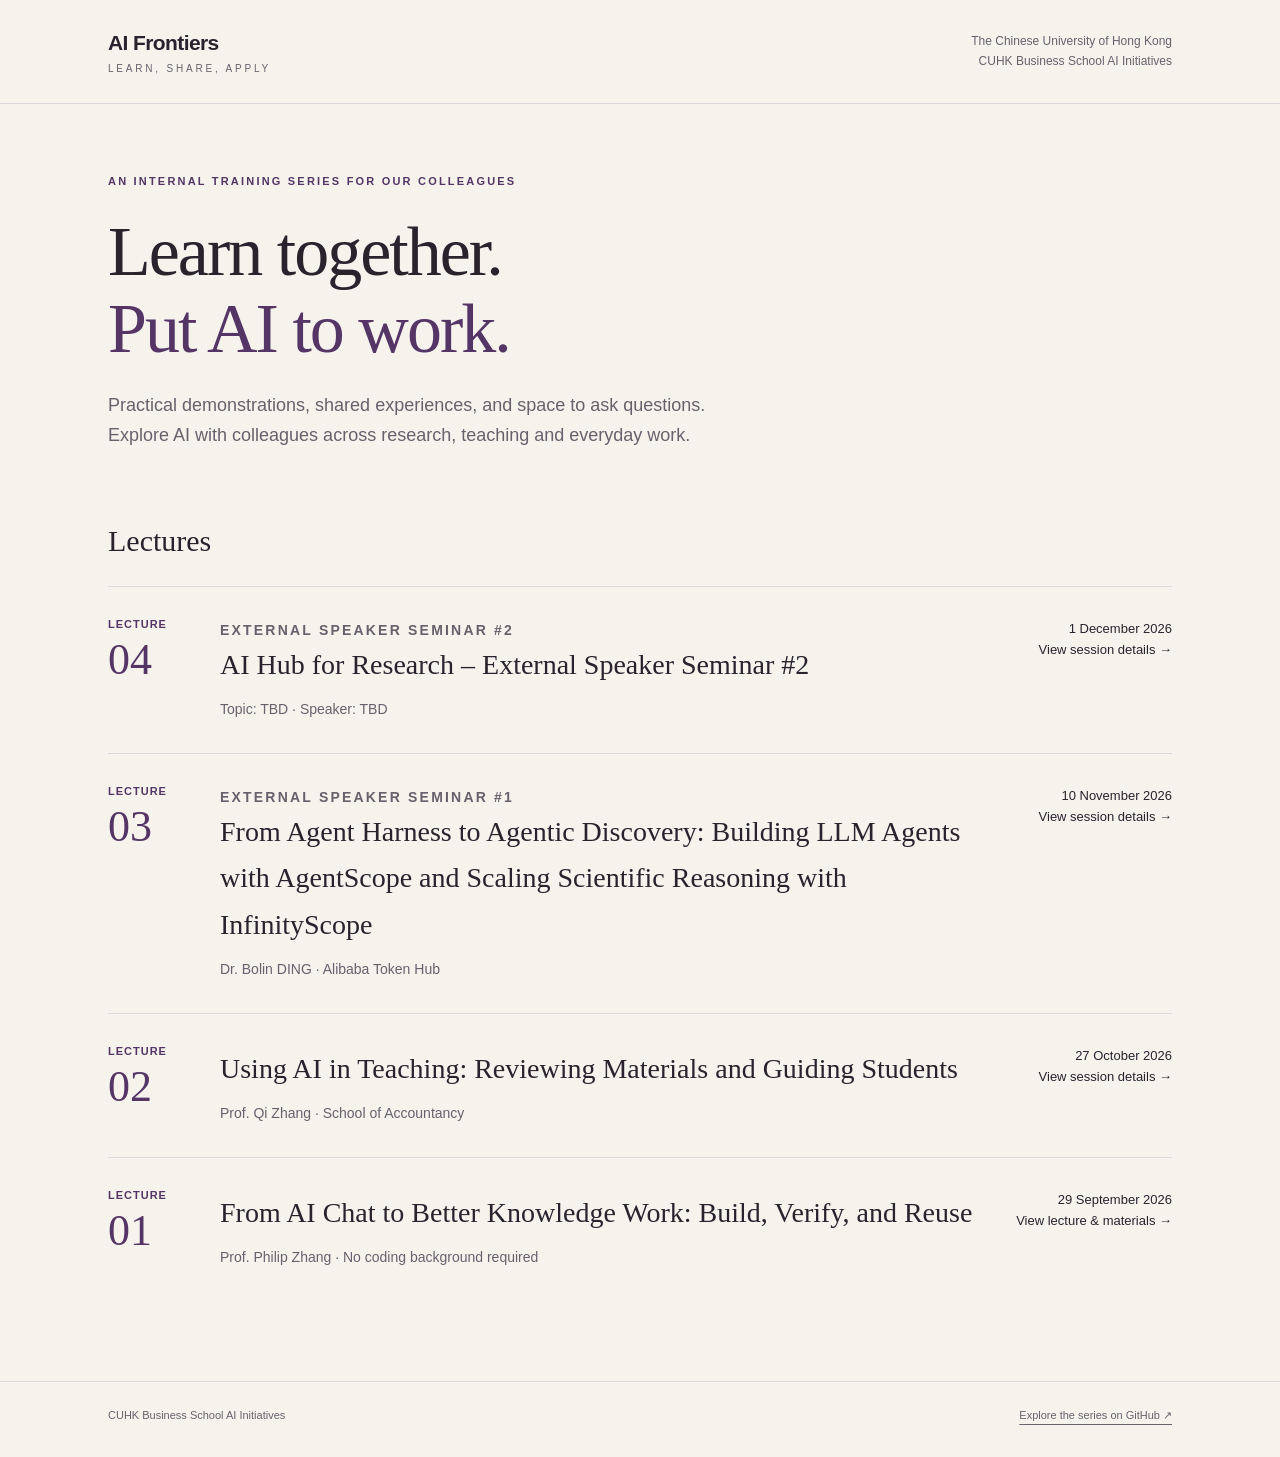
<file: docs/index.html>
<!doctype html>
<html lang="en"><head><meta charset="utf-8"><meta name="viewport" content="width=device-width, initial-scale=1"><title>Learn, Share, Apply · AI Frontiers</title><meta name="description" content="AI Frontiers by CUHK Business School AI Initiatives — learn, share and apply AI in research, teaching and everyday work."><link rel="stylesheet" href="style.css?v=20260930-layout"></head><body><a class="skip" href="#main">Skip to content</a><header><div class="wrap masthead"><a class="brand" href="index.html">AI Frontiers<span>Learn, Share, Apply</span></a><div class="institution">The Chinese University of Hong Kong<br>CUHK Business School AI Initiatives</div></div></header><main id="main" class="wrap"><section class="hero"><div class="eyebrow">An Internal Training Series for Our Colleagues</div><h1>Learn together.<br><em>Put AI to work.</em></h1><p class="intro">Practical demonstrations, shared experiences, and space to ask questions. Explore AI with colleagues across research, teaching and everyday work.</p></section><section class="listing" aria-labelledby="sessions"><h2 id="sessions">Lectures</h2><a class="session" href="events/2026-12-01-external-speaker-seminar-2.html"><span class="number"><span class="number-label">Lecture</span><strong>04</strong></span><div><p class="eyebrow">External Speaker Seminar #2</p><h2>AI Hub for Research – External Speaker Seminar #2</h2><p>Topic: TBD · Speaker: TBD</p></div><time datetime="2026-12-01">1 December 2026<br>View session details →</time></a><a class="session" href="events/2026-11-10-agentic-discovery.html"><span class="number"><span class="number-label">Lecture</span><strong>03</strong></span><div><p class="eyebrow">External Speaker Seminar #1</p><h2>From Agent Harness to Agentic Discovery: Building LLM Agents with AgentScope and Scaling Scientific Reasoning with InfinityScope</h2><p>Dr. Bolin DING · Alibaba Token Hub</p></div><time datetime="2026-11-10">10 November 2026<br>View session details →</time></a><a class="session" href="events/2026-10-27-ai-in-teaching.html"><span class="number"><span class="number-label">Lecture</span><strong>02</strong></span><div><h2>Using AI in Teaching: Reviewing Materials and Guiding Students</h2><p>Prof. Qi Zhang · School of Accountancy</p></div><time datetime="2026-10-27">27 October 2026<br>View session details →</time></a><a class="session" href="events/2026-09-29-build-verify-reuse.html"><span class="number"><span class="number-label">Lecture</span><strong>01</strong></span><div><h2>From AI Chat to Better Knowledge Work: Build, Verify, and Reuse</h2><p>Prof. Philip Zhang · No coding background required</p></div><time datetime="2026-09-29">29 September 2026<br>View lecture &amp; materials →</time></a></section></main><footer><div class="wrap foot"><span>CUHK Business School AI Initiatives</span><a href="https://github.com/CUHK-Business-School-AI-Hub/AI-Frontiers-Learn-Share-and-Apply">Explore the series on GitHub ↗</a></div></footer></body></html>
</file>
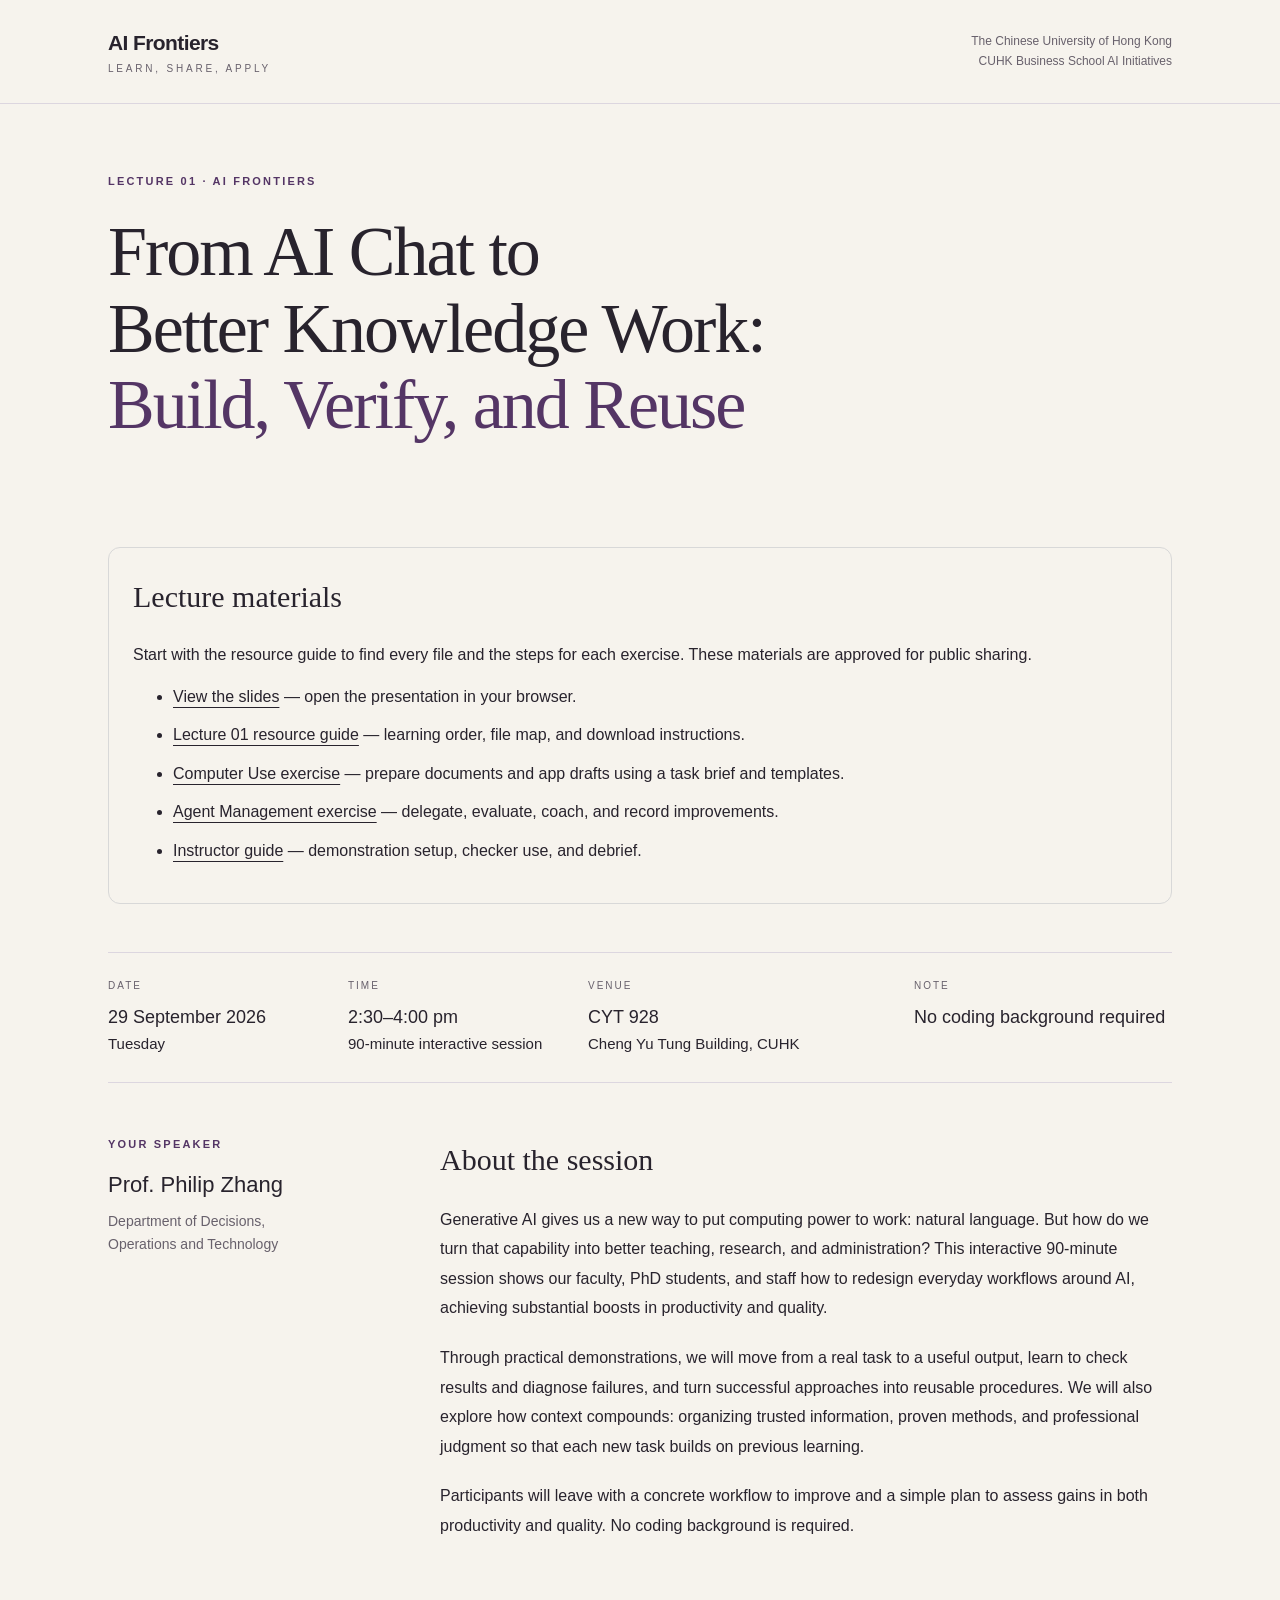
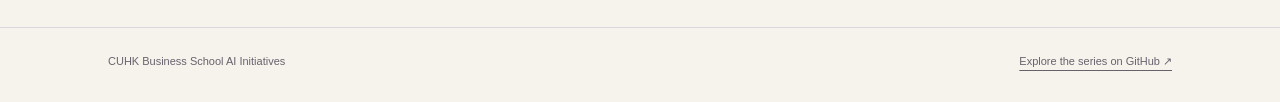
<file: docs/events/2026-09-29-build-verify-reuse.html>
<!doctype html>
<html lang="en"><head><meta charset="utf-8"><meta name="viewport" content="width=device-width, initial-scale=1"><title>From AI Chat to Better Knowledge Work · AI Frontiers</title><meta name="description" content="AI Frontiers by CUHK Business School AI Initiatives — learn, share and apply AI in research, teaching and everyday work."><link rel="stylesheet" href="../style.css?v=20260930-layout"></head><body><a class="skip" href="#main">Skip to content</a><header><div class="wrap masthead"><a class="brand" href="../index.html">AI Frontiers<span>Learn, Share, Apply</span></a><div class="institution">The Chinese University of Hong Kong<br>CUHK Business School AI Initiatives</div></div></header><main id="main" class="wrap"><section class="hero"><div class="eyebrow">Lecture 01 · AI Frontiers</div><h1>From AI Chat to<br>Better Knowledge Work:<br><em>Build, Verify, and Reuse</em></h1></section><section class="resources" aria-labelledby="resources"><h2 id="resources">Lecture materials</h2><p>Start with the resource guide to find every file and the steps for each exercise. These materials are approved for public sharing.</p><ul><li><a href="../lectures/lecture-01-build-verify-reuse/slides.html">View the slides</a> — open the presentation in your browser.</li><li><a href="https://github.com/CUHK-Business-School-AI-Hub/AI-Frontiers-Learn-Share-and-Apply/blob/main/lectures/lecture-01-build-verify-reuse/README.md">Lecture 01 resource guide</a> — learning order, file map, and download instructions.</li><li><a href="https://github.com/CUHK-Business-School-AI-Hub/AI-Frontiers-Learn-Share-and-Apply/blob/main/lectures/lecture-01-build-verify-reuse/computer-use/README.md">Computer Use exercise</a> — prepare documents and app drafts using a task brief and templates.</li><li><a href="https://github.com/CUHK-Business-School-AI-Hub/AI-Frontiers-Learn-Share-and-Apply/blob/main/lectures/lecture-01-build-verify-reuse/agent-management/README.md">Agent Management exercise</a> — delegate, evaluate, coach, and record improvements.</li><li><a href="https://github.com/CUHK-Business-School-AI-Hub/AI-Frontiers-Learn-Share-and-Apply/blob/main/lectures/lecture-01-build-verify-reuse/agent-management/instructor-guide.md">Instructor guide</a> — demonstration setup, checker use, and debrief.</li></ul></section><dl class="details"><div><dt>Date</dt><dd><strong>29 September 2026</strong><br>Tuesday</dd></div><div><dt>Time</dt><dd><strong>2:30–4:00 pm</strong><br>90-minute interactive session</dd></div><div><dt>Venue</dt><dd><strong>CYT 928</strong><br>Cheng Yu Tung Building, CUHK</dd></div><div><dt>Note</dt><dd><strong>No coding background required</strong></dd></div></dl><div class="content"><aside><div class="eyebrow">Your speaker</div><p class="speaker">Prof. Philip Zhang</p><p class="affiliation">Department of Decisions,<br>Operations and Technology</p></aside><article class="abstract"><h2>About the session</h2><p>Generative AI gives us a new way to put computing power to work: natural language. But how do we turn that capability into better teaching, research, and administration? This interactive 90-minute session shows our faculty, PhD students, and staff how to redesign everyday workflows around AI, achieving substantial boosts in productivity and quality.</p><p>Through practical demonstrations, we will move from a real task to a useful output, learn to check results and diagnose failures, and turn successful approaches into reusable procedures. We will also explore how context compounds: organizing trusted information, proven methods, and professional judgment so that each new task builds on previous learning.</p><p>Participants will leave with a concrete workflow to improve and a simple plan to assess gains in both productivity and quality. No coding background is required.</p></article></div></main><footer><div class="wrap foot"><span>CUHK Business School AI Initiatives</span><a href="https://github.com/CUHK-Business-School-AI-Hub/AI-Frontiers-Learn-Share-and-Apply">Explore the series on GitHub ↗</a></div></footer></body></html>
</file>
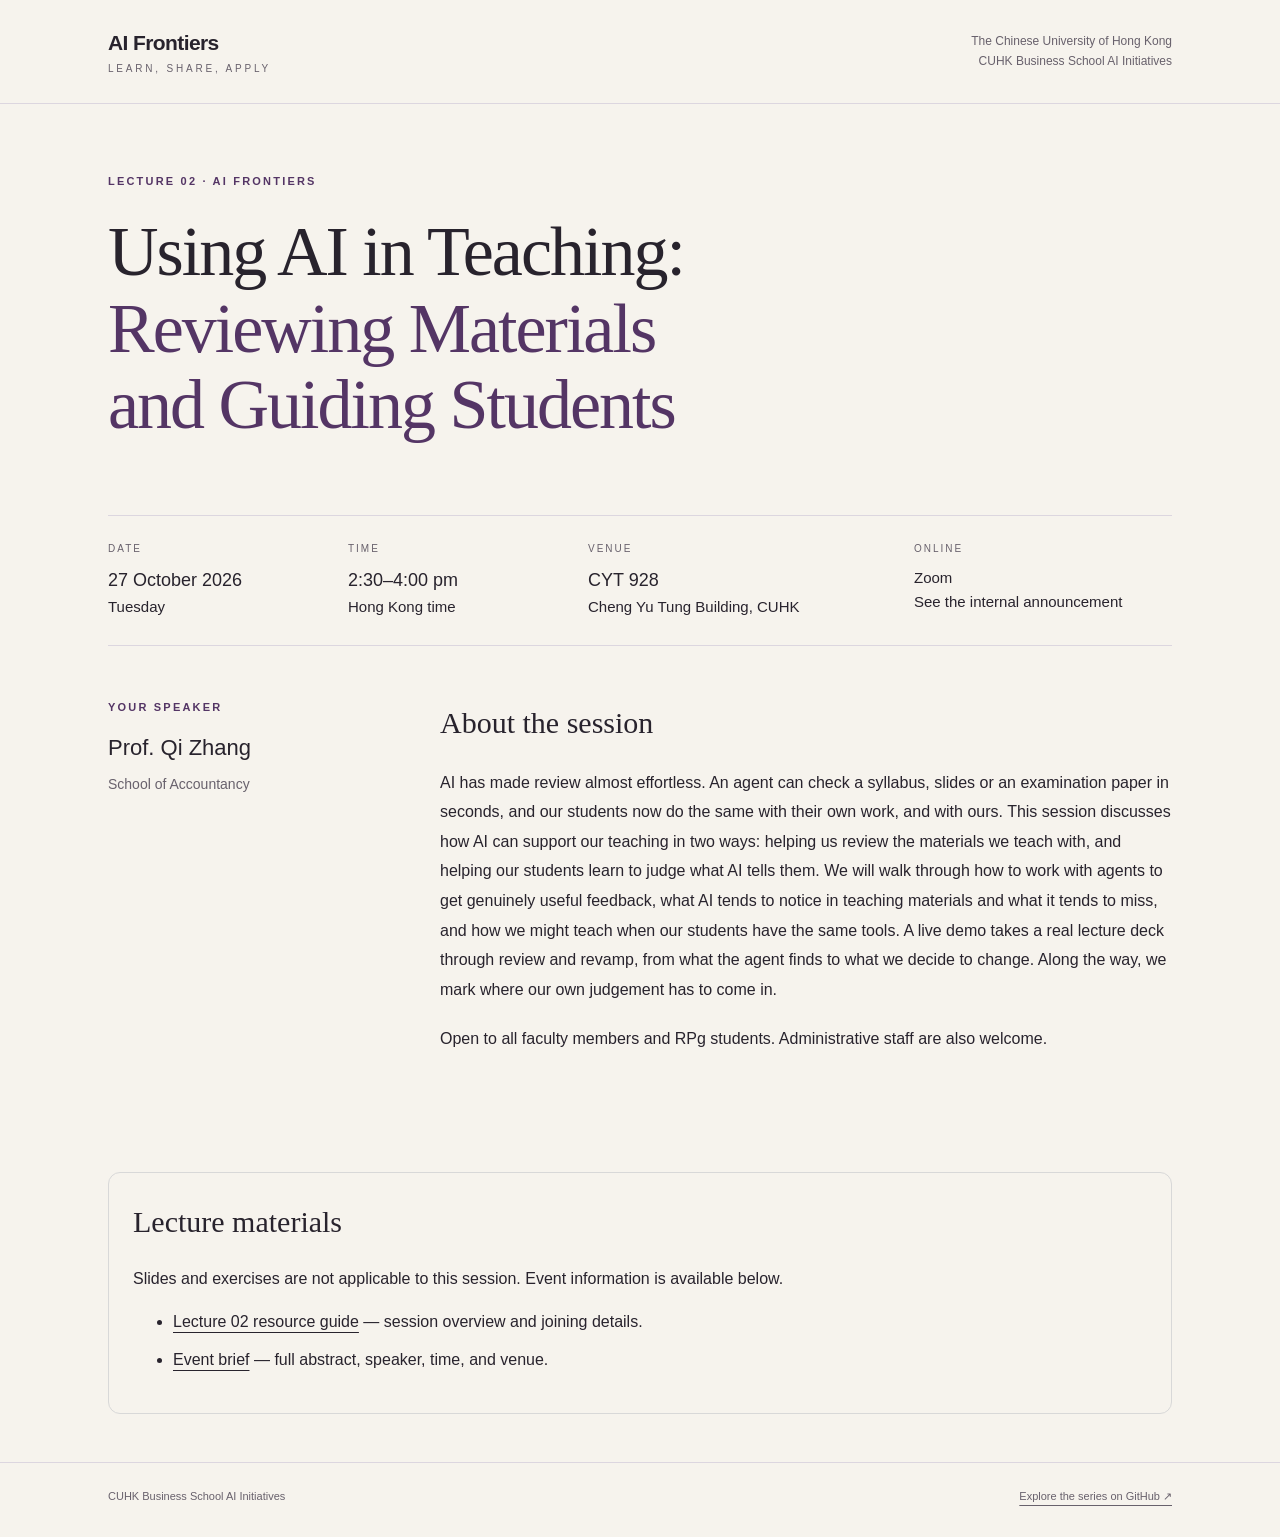
<file: docs/events/2026-10-27-ai-in-teaching.html>
<!doctype html>
<html lang="en"><head><meta charset="utf-8"><meta name="viewport" content="width=device-width, initial-scale=1"><title>Using AI in Teaching · AI Frontiers</title><meta name="description" content="AI Frontiers by CUHK Business School AI Initiatives — learn, share and apply AI in research, teaching and everyday work."><link rel="stylesheet" href="../style.css?v=20260930-layout"></head><body><a class="skip" href="#main">Skip to content</a><header><div class="wrap masthead"><a class="brand" href="../index.html">AI Frontiers<span>Learn, Share, Apply</span></a><div class="institution">The Chinese University of Hong Kong<br>CUHK Business School AI Initiatives</div></div></header><main id="main" class="wrap">
<section class="hero"><div class="eyebrow">Lecture 02 · AI Frontiers</div><h1>Using AI in Teaching:<br><em>Reviewing Materials<br>and Guiding Students</em></h1></section>
<dl class="details"><div><dt>Date</dt><dd><strong>27 October 2026</strong><br>Tuesday</dd></div><div><dt>Time</dt><dd><strong>2:30–4:00 pm</strong><br>Hong Kong time</dd></div><div><dt>Venue</dt><dd><strong>CYT 928</strong><br>Cheng Yu Tung Building, CUHK</dd></div><div><dt>Online</dt><dd>Zoom<br>See the internal announcement</dd></div></dl>
<div class="content"><aside><div class="eyebrow">Your speaker</div><p class="speaker">Prof. Qi Zhang</p><p class="affiliation">School of Accountancy</p></aside><article class="abstract"><h2>About the session</h2><p>AI has made review almost effortless. An agent can check a syllabus, slides or an examination paper in seconds, and our students now do the same with their own work, and with ours. This session discusses how AI can support our teaching in two ways: helping us review the materials we teach with, and helping our students learn to judge what AI tells them. We will walk through how to work with agents to get genuinely useful feedback, what AI tends to notice in teaching materials and what it tends to miss, and how we might teach when our students have the same tools. A live demo takes a real lecture deck through review and revamp, from what the agent finds to what we decide to change. Along the way, we mark where our own judgement has to come in.</p><p>Open to all faculty members and RPg students. Administrative staff are also welcome.</p></article></div>
<section class="resources" aria-labelledby="resources"><h2 id="resources">Lecture materials</h2><p>Slides and exercises are not applicable to this session. Event information is available below.</p><ul><li><a href="https://github.com/CUHK-Business-School-AI-Hub/AI-Frontiers-Learn-Share-and-Apply/blob/main/lectures/lecture-02-ai-in-teaching/README.md">Lecture 02 resource guide</a> — session overview and joining details.</li><li><a href="https://github.com/CUHK-Business-School-AI-Hub/AI-Frontiers-Learn-Share-and-Apply/blob/main/lectures/lecture-02-ai-in-teaching/brief.md">Event brief</a> — full abstract, speaker, time, and venue.</li></ul></section>
</main><footer><div class="wrap foot"><span>CUHK Business School AI Initiatives</span><a href="https://github.com/CUHK-Business-School-AI-Hub/AI-Frontiers-Learn-Share-and-Apply">Explore the series on GitHub ↗</a></div></footer></body></html>
</file>
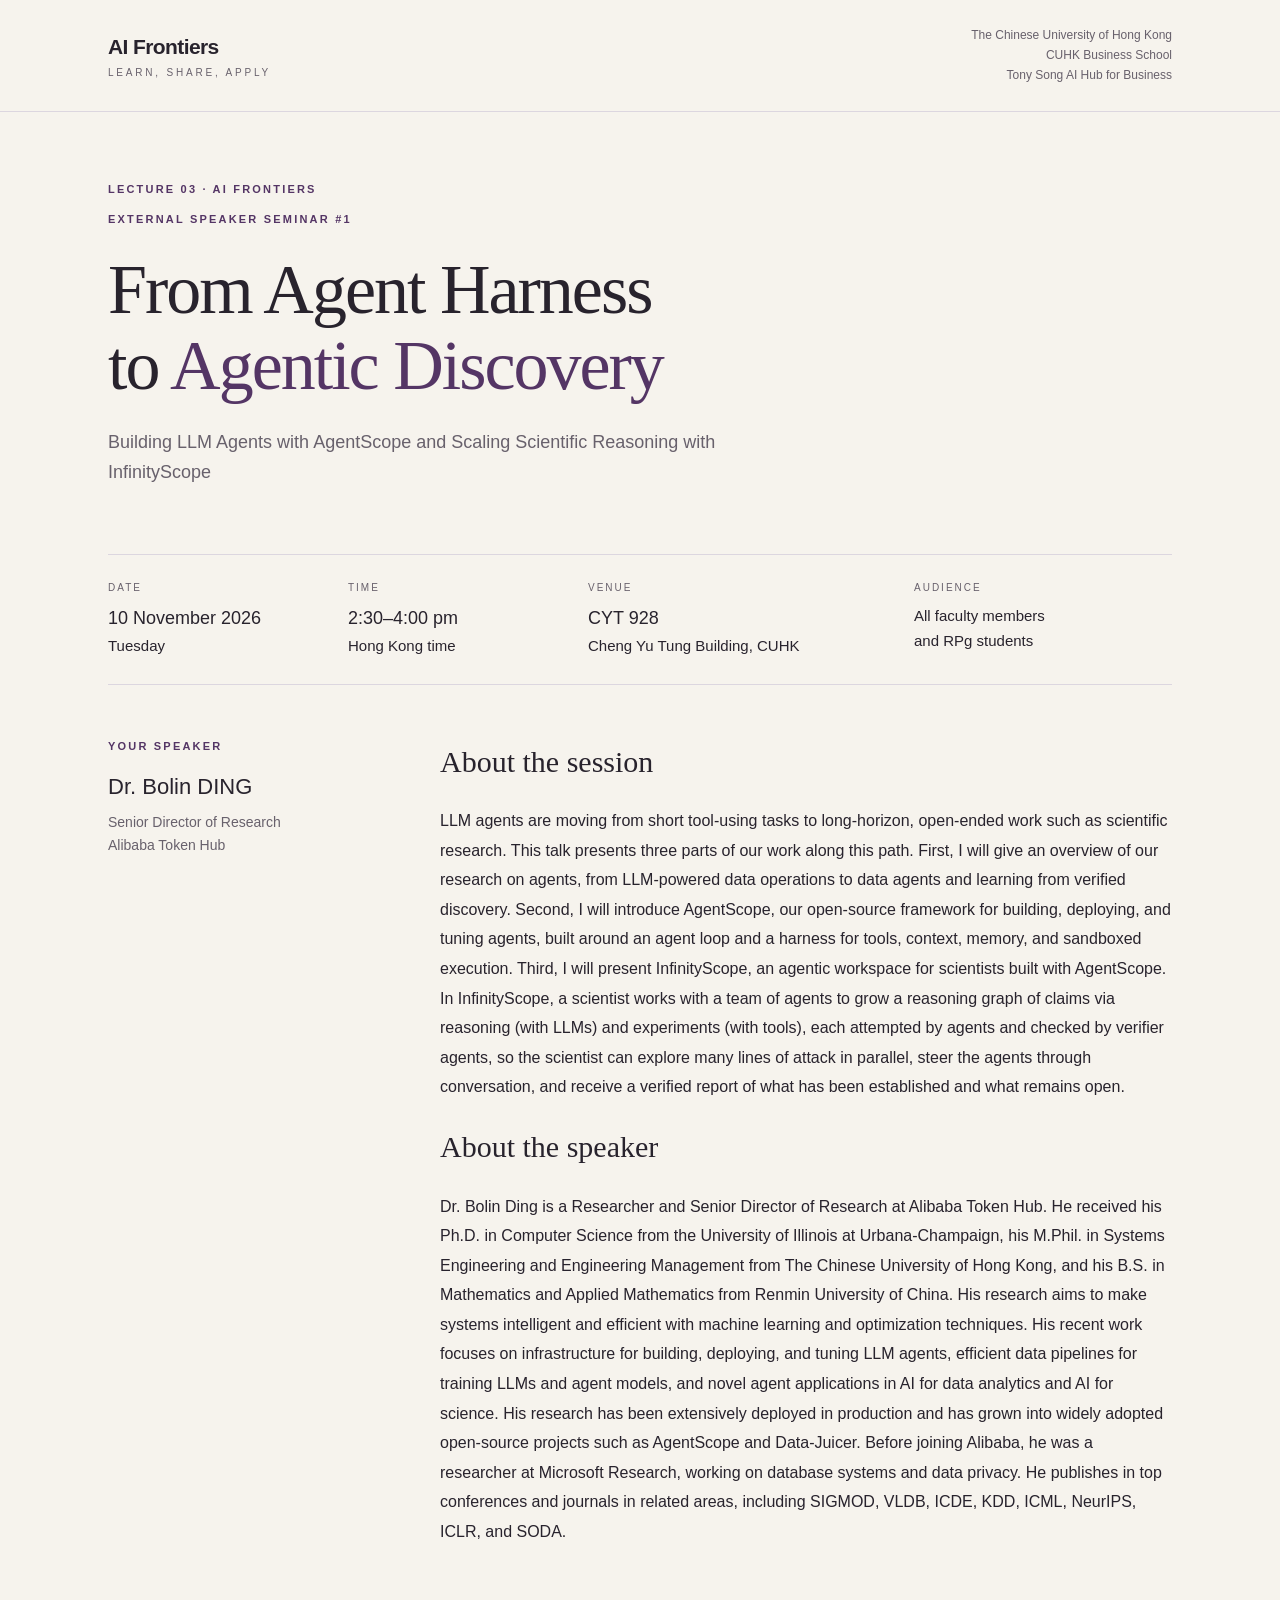
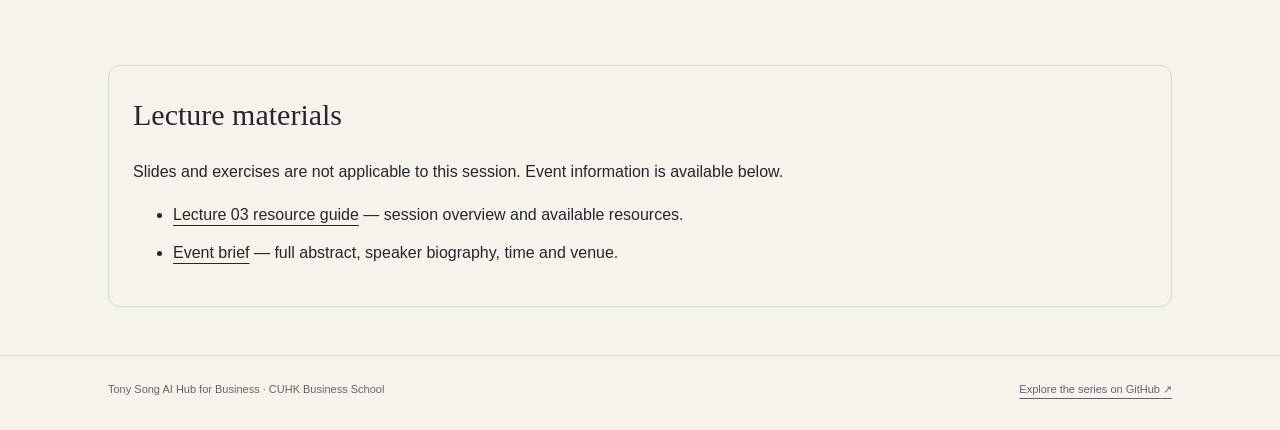
<file: docs/events/2026-11-10-agentic-discovery.html>
<!doctype html>
<html lang="en">
<head>
<meta charset="utf-8">
<meta name="viewport" content="width=device-width, initial-scale=1">
<title>From Agent Harness to Agentic Discovery · AI Frontiers</title>
<meta name="description" content="AI Frontiers Lecture 03 (External Speaker Seminar #1): Dr. Bolin Ding on AgentScope and InfinityScope, 10 November 2026 at CUHK Business School.">
<link rel="stylesheet" href="../style.css?v=20260930-layout">
</head>
<body>
<a class="skip" href="#main">Skip to content</a>
<header><div class="wrap masthead"><a class="brand" href="../index.html">AI Frontiers<span>Learn, Share, Apply</span></a><div class="institution">The Chinese University of Hong Kong<br>CUHK Business School<br>Tony Song AI Hub for Business</div></div></header>
<main id="main" class="wrap">
<section class="hero">
<div class="eyebrow">Lecture 03 · AI Frontiers</div>
<p class="eyebrow">External Speaker Seminar #1</p>
<h1>From Agent Harness<br>to <em>Agentic Discovery</em></h1>
<p class="intro">Building LLM Agents with AgentScope and Scaling Scientific Reasoning with InfinityScope</p>
</section>
<dl class="details">
<div><dt>Date</dt><dd><strong>10 November 2026</strong><br>Tuesday</dd></div>
<div><dt>Time</dt><dd><strong>2:30–4:00 pm</strong><br>Hong Kong time</dd></div>
<div><dt>Venue</dt><dd><strong>CYT 928</strong><br>Cheng Yu Tung Building, CUHK</dd></div>
<div><dt>Audience</dt><dd>All faculty members<br>and RPg students</dd></div>
</dl>
<div class="content">
<aside><div class="eyebrow">Your speaker</div><p class="speaker">Dr. Bolin DING</p><p class="affiliation">Senior Director of Research<br>Alibaba Token Hub</p></aside>
<article class="abstract"><h2>About the session</h2><p>LLM agents are moving from short tool-using tasks to long-horizon, open-ended work such as scientific research. This talk presents three parts of our work along this path. First, I will give an overview of our research on agents, from LLM-powered data operations to data agents and learning from verified discovery. Second, I will introduce AgentScope, our open-source framework for building, deploying, and tuning agents, built around an agent loop and a harness for tools, context, memory, and sandboxed execution. Third, I will present InfinityScope, an agentic workspace for scientists built with AgentScope. In InfinityScope, a scientist works with a team of agents to grow a reasoning graph of claims via reasoning (with LLMs) and experiments (with tools), each attempted by agents and checked by verifier agents, so the scientist can explore many lines of attack in parallel, steer the agents through conversation, and receive a verified report of what has been established and what remains open.</p><h2>About the speaker</h2><p>Dr. Bolin Ding is a Researcher and Senior Director of Research at Alibaba Token Hub. He received his Ph.D. in Computer Science from the University of Illinois at Urbana-Champaign, his M.Phil. in Systems Engineering and Engineering Management from The Chinese University of Hong Kong, and his B.S. in Mathematics and Applied Mathematics from Renmin University of China. His research aims to make systems intelligent and efficient with machine learning and optimization techniques. His recent work focuses on infrastructure for building, deploying, and tuning LLM agents, efficient data pipelines for training LLMs and agent models, and novel agent applications in AI for data analytics and AI for science. His research has been extensively deployed in production and has grown into widely adopted open-source projects such as AgentScope and Data-Juicer. Before joining Alibaba, he was a researcher at Microsoft Research, working on database systems and data privacy. He publishes in top conferences and journals in related areas, including SIGMOD, VLDB, ICDE, KDD, ICML, NeurIPS, ICLR, and SODA.</p></article>
</div>
<section class="resources" aria-labelledby="resources">
<h2 id="resources">Lecture materials</h2>
<p>Slides and exercises are not applicable to this session. Event information is available below.</p>
<ul>
<li><a href="https://github.com/CUHK-Business-School-AI-Hub/AI-Frontiers-Learn-Share-and-Apply/blob/main/lectures/lecture-03-agentic-discovery/README.md">Lecture 03 resource guide</a> — session overview and available resources.</li>
<li><a href="https://github.com/CUHK-Business-School-AI-Hub/AI-Frontiers-Learn-Share-and-Apply/blob/main/lectures/lecture-03-agentic-discovery/brief.md">Event brief</a> — full abstract, speaker biography, time and venue.</li>
</ul>
</section>
</main>
<footer><div class="wrap foot"><span>Tony Song AI Hub for Business · CUHK Business School</span><a href="https://github.com/CUHK-Business-School-AI-Hub/AI-Frontiers-Learn-Share-and-Apply">Explore the series on GitHub ↗</a></div></footer>
</body>
</html>
</file>
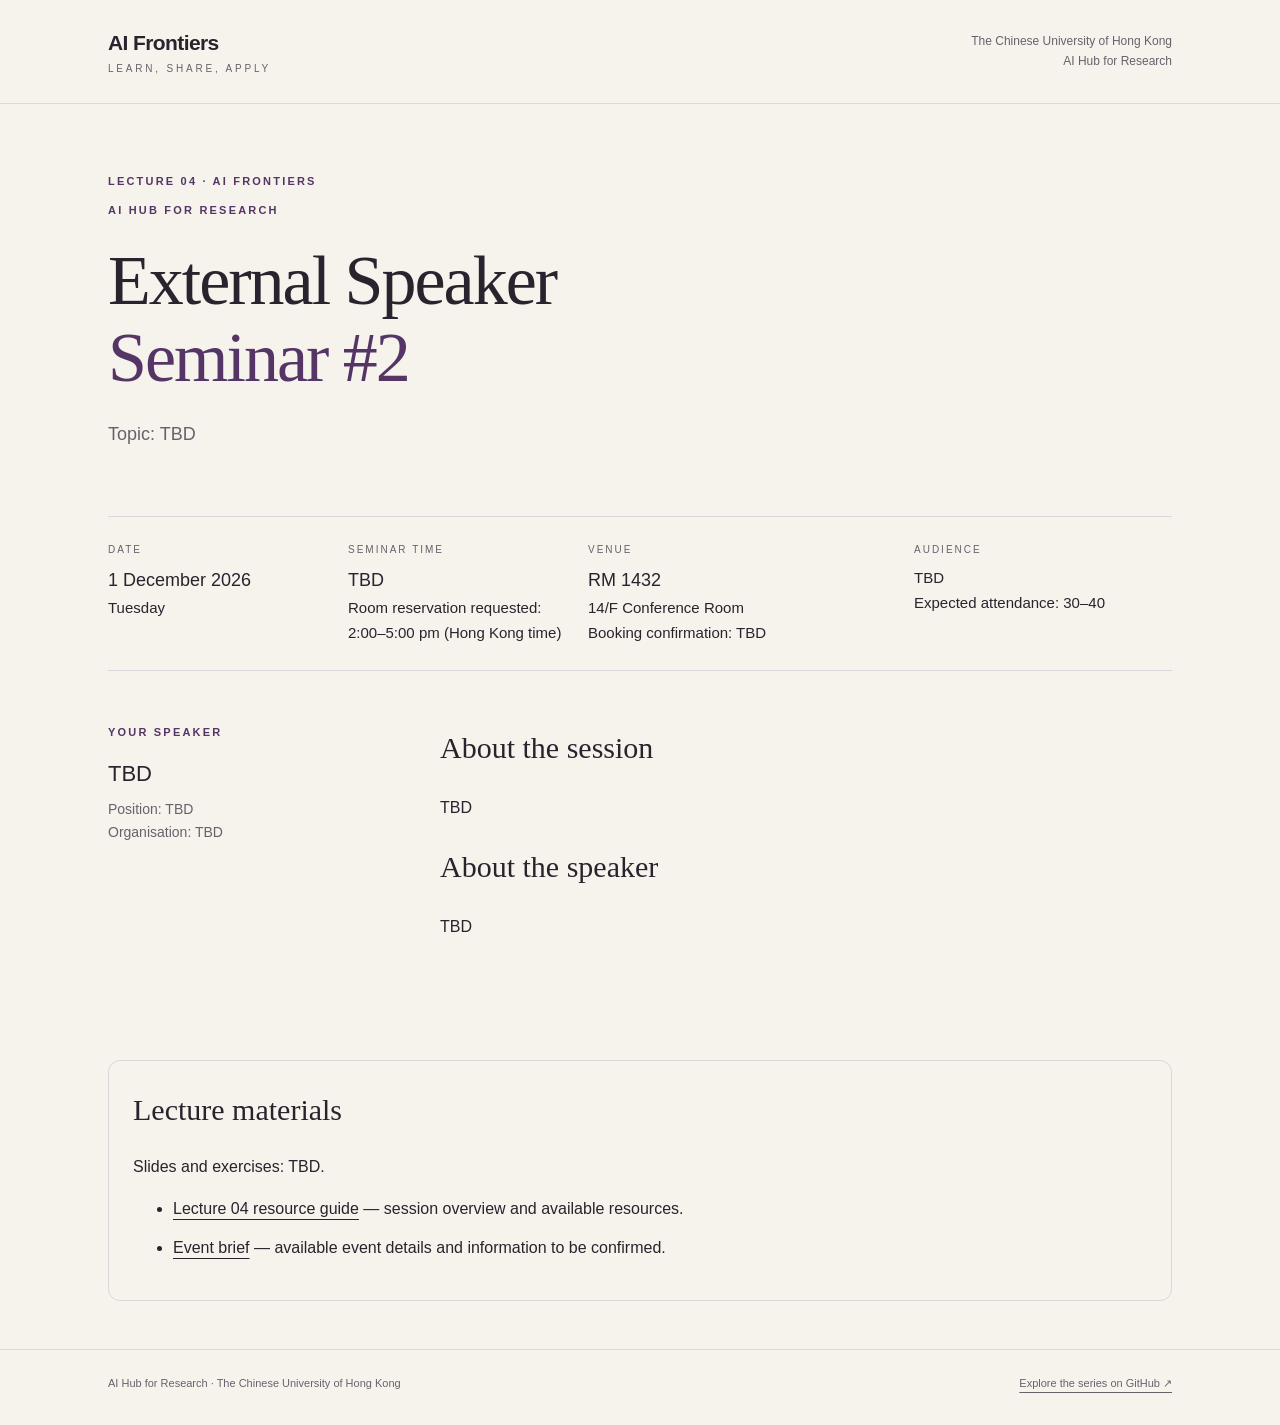
<file: docs/events/2026-12-01-external-speaker-seminar-2.html>
<!doctype html>
<html lang="en">
<head>
<meta charset="utf-8">
<meta name="viewport" content="width=device-width, initial-scale=1">
<title>External Speaker Seminar #2 · AI Frontiers</title>
<meta name="description" content="AI Frontiers Lecture 04: AI Hub for Research – External Speaker Seminar #2, planned for 1 December 2026. Topic, speaker and seminar time: TBD.">
<link rel="stylesheet" href="../style.css?v=20260930-layout">
</head>
<body>
<a class="skip" href="#main">Skip to content</a>
<header><div class="wrap masthead"><a class="brand" href="../index.html">AI Frontiers<span>Learn, Share, Apply</span></a><div class="institution">The Chinese University of Hong Kong<br>AI Hub for Research</div></div></header>
<main id="main" class="wrap">
<section class="hero">
<div class="eyebrow">Lecture 04 · AI Frontiers</div>
<p class="eyebrow">AI Hub for Research</p>
<h1>External Speaker<br><em>Seminar #2</em></h1>
<p class="intro">Topic: TBD</p>
</section>
<dl class="details">
<div><dt>Date</dt><dd><strong>1 December 2026</strong><br>Tuesday</dd></div>
<div><dt>Seminar time</dt><dd><strong>TBD</strong><br>Room reservation requested:<br>2:00–5:00 pm (Hong Kong time)</dd></div>
<div><dt>Venue</dt><dd><strong>RM 1432</strong><br>14/F Conference Room<br>Booking confirmation: TBD</dd></div>
<div><dt>Audience</dt><dd>TBD<br>Expected attendance: 30–40</dd></div>
</dl>
<div class="content">
<aside><div class="eyebrow">Your speaker</div><p class="speaker">TBD</p><p class="affiliation">Position: TBD<br>Organisation: TBD</p></aside>
<article class="abstract"><h2>About the session</h2><p>TBD</p><h2>About the speaker</h2><p>TBD</p></article>
</div>
<section class="resources" aria-labelledby="resources">
<h2 id="resources">Lecture materials</h2>
<p>Slides and exercises: TBD.</p>
<ul>
<li><a href="https://github.com/CUHK-Business-School-AI-Hub/AI-Frontiers-Learn-Share-and-Apply/blob/main/lectures/lecture-04-external-speaker-seminar-2/README.md">Lecture 04 resource guide</a> — session overview and available resources.</li>
<li><a href="https://github.com/CUHK-Business-School-AI-Hub/AI-Frontiers-Learn-Share-and-Apply/blob/main/lectures/lecture-04-external-speaker-seminar-2/brief.md">Event brief</a> — available event details and information to be confirmed.</li>
</ul>
</section>
</main>
<footer><div class="wrap foot"><span>AI Hub for Research · The Chinese University of Hong Kong</span><a href="https://github.com/CUHK-Business-School-AI-Hub/AI-Frontiers-Learn-Share-and-Apply">Explore the series on GitHub ↗</a></div></footer>
</body>
</html>
</file>
<file: docs/style.css>
*{box-sizing:border-box} :root{--paper:#f6f3ed;--ink:#28232d;--muted:#68616c;--purple:#543565;--line:#dcd6df;--gold:#b18c4c}body{margin:0;background:var(--paper);color:var(--ink);font-family:Arial,Helvetica,sans-serif;line-height:1.65}a{color:inherit;text-underline-offset:5px}a:hover{color:var(--purple)}a:focus-visible{outline:3px solid var(--gold);outline-offset:6px}.wrap{max-width:1160px;margin:auto;padding:0 48px}header{border-bottom:1px solid var(--line)}.masthead{display:flex;align-items:center;justify-content:space-between;gap:24px;padding-top:26px;padding-bottom:26px}.brand{text-decoration:none;font-weight:700;font-size:21px;letter-spacing:-.6px}.brand span{display:block;font-size:10px;letter-spacing:2.8px;text-transform:uppercase;font-weight:400;color:var(--muted)}.institution{font-size:12px;text-align:right;color:var(--muted)}.eyebrow{text-transform:uppercase;font-size:11px;font-weight:700;letter-spacing:2.2px;color:var(--purple)}.hero{padding:68px 0 48px;position:relative}h1{font-family:Georgia,'Times New Roman',serif;font-weight:400;font-size:clamp(40px,5.7vw,70px);line-height:1.09;letter-spacing:-2px;margin:24px 0;max-width:930px}h1 em{font-style:normal;color:var(--purple)}.intro{font-size:18px;color:var(--muted);max-width:660px}.details{display:grid;grid-template-columns:1fr 1fr 1.4fr 1.2fr;border-top:1px solid var(--line);border-bottom:1px solid var(--line);margin:0;padding:25px 0;gap:25px}.details dt{font-size:10px;text-transform:uppercase;letter-spacing:2px;color:var(--muted);margin-bottom:8px}.details dd{margin:0;font-size:15px}.details strong{font-size:18px;font-weight:500}.content{display:grid;grid-template-columns:260px 1fr;gap:72px;padding:52px 0 66px}h2{font-family:Georgia,serif;font-weight:400;font-size:30px;margin:0 0 20px}.speaker{font-size:22px;margin:14px 0 6px}.affiliation{font-size:14px;color:var(--muted);margin:0}.abstract p{font-size:16px;line-height:1.85;margin:0 0 20px}footer{border-top:1px solid var(--line);padding:24px 0 32px;font-size:11px;color:var(--muted)}.foot{display:flex;justify-content:space-between;gap:25px}.session{display:grid;grid-template-columns:100px 1fr 150px;gap:30px;padding:32px 0;border-top:1px solid var(--line);text-decoration:none;align-items:start}.session:hover h2{text-decoration:underline;text-underline-offset:6px}.number{font-family:Georgia,serif;font-size:48px;color:var(--purple);line-height:1}.session h2{font-size:28px;margin:0 0 10px}.session p{font-size:14px;color:var(--muted);margin:0}.session time{font-size:13px;text-align:right}.listing{padding-bottom:80px}.skip{position:absolute;left:16px;top:-100px;background:white;padding:8px;z-index:5}.skip:focus{top:10px}@media(max-width:700px){.wrap{padding:0 24px}.masthead{padding-top:20px;padding-bottom:20px}.institution{font-size:10px;max-width:130px}.brand{font-size:18px}.brand span{font-size:8px;letter-spacing:1.8px}.hero{padding:42px 0 30px}h1{letter-spacing:-1px}.details{grid-template-columns:1fr;gap:18px;padding:22px 0}.details dd{font-size:14px}.content{grid-template-columns:1fr;gap:36px;padding:32px 0 44px}.foot{flex-direction:column;gap:10px}.session{grid-template-columns:48px 1fr;gap:16px}.session time{grid-column:2;text-align:left}.session h2{font-size:25px}.number{font-size:36px}}
.resources { margin: 2rem 0 3rem; padding: 1.5rem; border: 1px solid #d8d8d8; border-radius: 12px; }
.resources li { margin: .8rem 0; line-height: 1.6; }

/* Unavailable destinations must not look like active links. */
a:not([href]), a[href=""], a[href="#"], a[aria-disabled="true"],
.session:not(a[href]) h2, .session[href=""] h2,
.session[href="#"] h2, .session[aria-disabled="true"] h2 {
  text-decoration: none;
}

/* Keep the lecture label inside its own column at every viewport width. */
.session { grid-template-columns: 84px minmax(0, 1fr) 160px; gap: 28px; }
.session > * { min-width: 0; }
.number { display: grid; gap: 8px; font-size: 44px; line-height: 1; }
.number-label { font-family: Arial, Helvetica, sans-serif; font-size: 11px; font-weight: 700; letter-spacing: 1px; text-transform: uppercase; }
.number strong { font-weight: 400; }
.session h2 { overflow-wrap: break-word; }
.session time { line-height: 1.6; }
@media (max-width: 800px) {
  .session { grid-template-columns: 64px minmax(0, 1fr); gap: 20px; }
  .session time { grid-column: 2; text-align: left; }
}
@media (max-width: 420px) {
  .wrap { padding-left: 20px; padding-right: 20px; }
  .masthead { align-items: flex-start; gap: 16px; }
  .institution { max-width: 120px; }
  .brand { flex-shrink: 0; }
  .session { grid-template-columns: 48px minmax(0, 1fr); gap: 16px; }
  .number { font-size: 36px; }
  .number-label { font-size: 9px; letter-spacing: .5px; }
  .session h2 { font-size: 25px; line-height: 1.25; }
}
</file>
